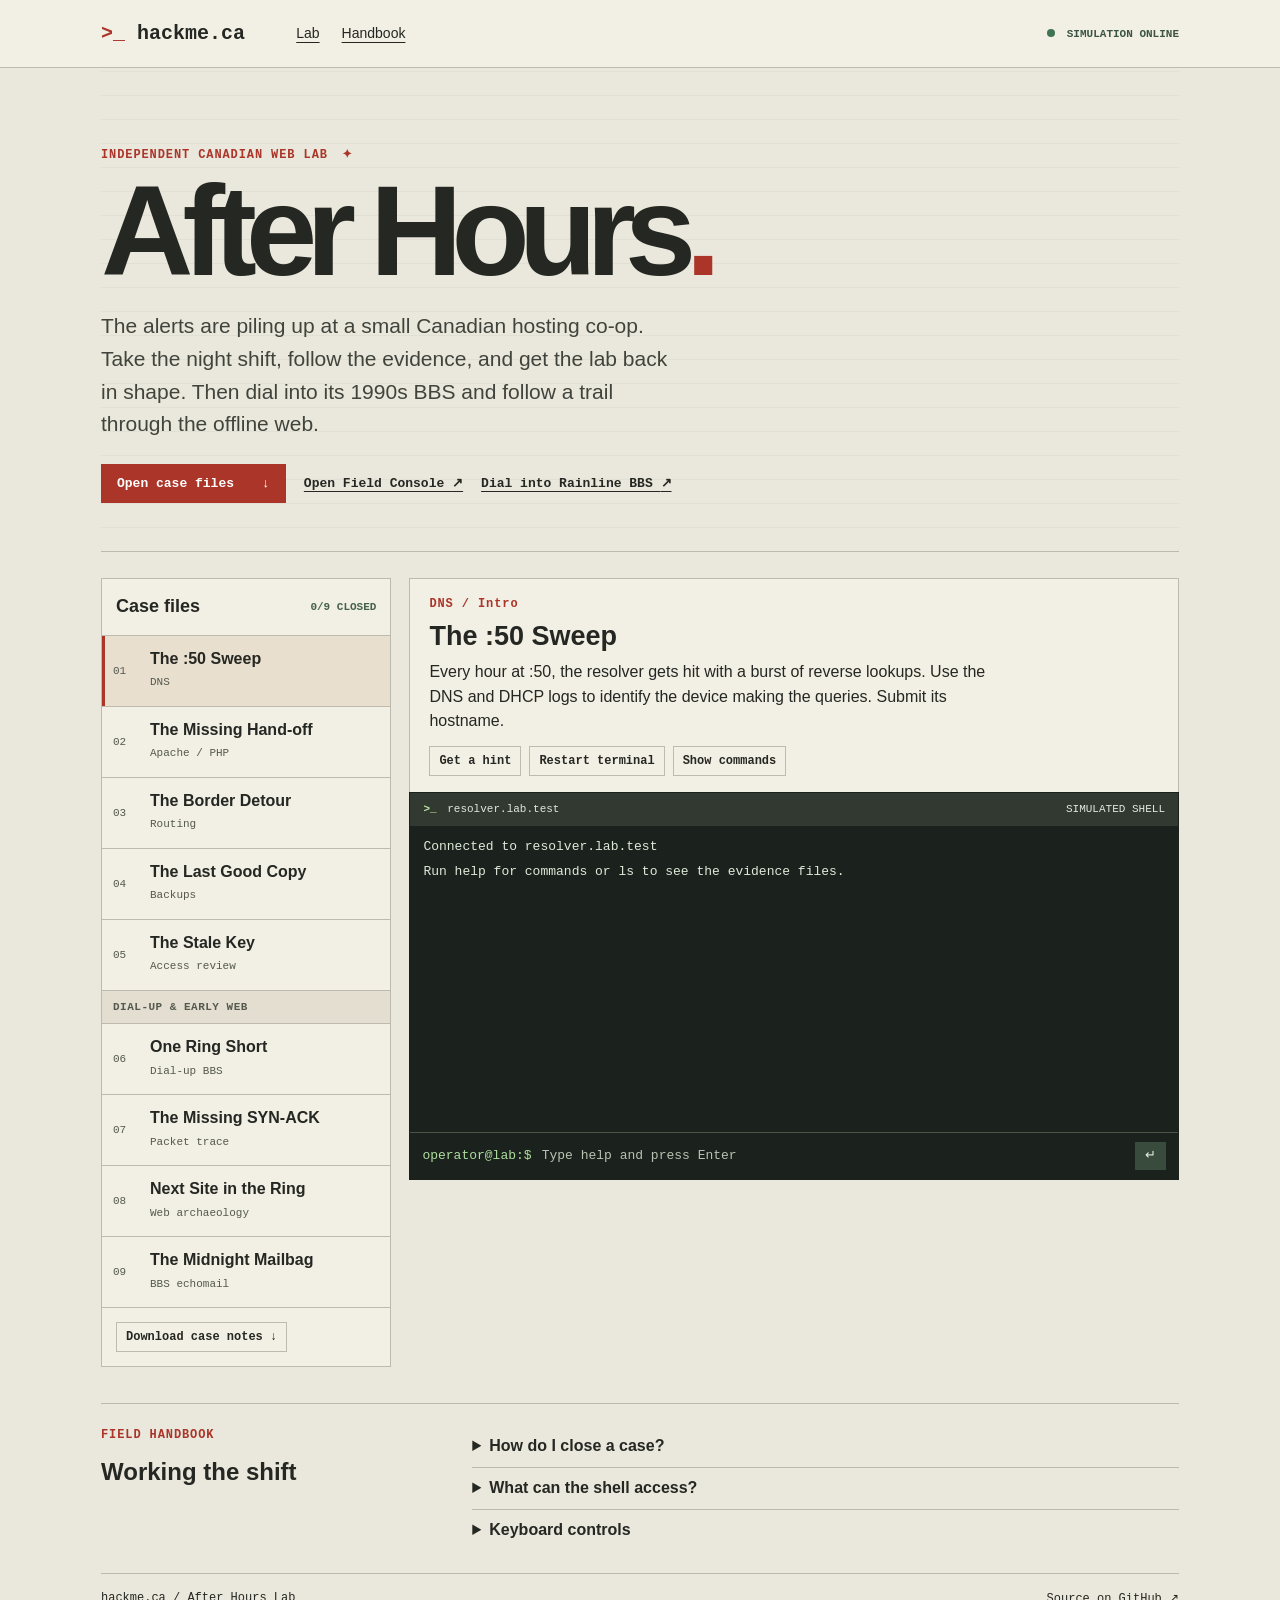
<file: index.html>
<!doctype html>
<html lang="en-CA">
<head>
<meta charset="utf-8">
<meta name="viewport" content="width=device-width,initial-scale=1">
<meta name="description" content="A browser-based Linux incident lab for curious sysadmins.">
<meta name="theme-color" content="#e9e6db">
<title>hackme.ca — After Hours Lab</title>
<link rel="stylesheet" href="style.css">
<script type="module" src="app.mjs"></script>
</head>
<body>
<header class="bar"><div class="wrap header"><a href="./" class="logo"><span>&gt;_</span> hackme.ca</a><nav aria-label="Page"><a href="#lab">Lab</a><a href="#handbook">Handbook</a></nav><span class="online"><i></i> SIMULATION ONLINE</span></div></header>
<main class="wrap">
<section class="intro">
<p class="eyebrow">INDEPENDENT CANADIAN WEB LAB <span aria-hidden="true">✦</span></p>
<h1>After Hours<span>.</span></h1>
<p class="lead">The alerts are piling up at a small Canadian hosting co-op. Take the night shift, follow the evidence, and get the lab back in shape. Then dial into its 1990s BBS and follow a trail through the offline web.</p>
<div class="intro-actions">
<a class="primary" href="#lab">Open case files <span aria-hidden="true">↓</span></a>
<a class="intro-secondary" href="console.html">Open Field Console <span aria-hidden="true">↗</span></a>
<a class="intro-secondary" href="rainline.html">Dial into Rainline BBS <span aria-hidden="true">↗</span></a>
</div>
</section>
<section id="lab" aria-label="Operations lab" class="lab">
<aside class="cases">
<div class="section-top"><h2>Case files</h2><span id="progress"></span></div>
<div id="cases"></div>
<h3 class="case-group">Dial-up &amp; early web</h3>
<div id="retro-cases"></div>
<div class="aside-foot"><button id="export" type="button">Download case notes ↓</button></div>
</aside>
<section class="work" aria-label="Current case">
<div class="brief">
<p id="metadata" class="eyebrow"></p>
<h2 id="title"></h2><p id="brief"></p>
<div class="actions"><button id="hint" type="button">Get a hint</button><button id="restart" type="button">Restart terminal</button><button id="commands" type="button">Show commands</button></div>
</div>
<div class="terminal">
<div class="terminal-head"><span><b aria-hidden="true">&gt;_</b> <span id="host"></span></span><span>SIMULATED SHELL</span></div>
<div id="output" class="output" role="log" aria-label="Terminal output" tabindex="0"></div>
<form id="shell" autocomplete="off"><label for="command">operator@lab:$</label><input id="command" name="command" maxlength="240" spellcheck="false" autocapitalize="off" placeholder="Type help and press Enter"><button type="submit" aria-label="Run command">↵</button></form>
</div>
</section>
</section>
<section id="handbook" class="handbook"><div><p class="eyebrow">FIELD HANDBOOK</p><h2>Working the shift</h2></div><div><details><summary>How do I close a case?</summary><p>Read the incident brief, run <code>help</code>, and inspect the virtual files with <code>ls</code> and <code>cat</code>. Use <code>submit &lt;answer&gt;</code> for the specific finding the brief asks for. Some cases also need a simulated fix before you can submit.</p></details><details><summary>What can the shell access?</summary><p>The shell runs inside this page. All hosts, logs, and files are fictional. Commands have no access to your computer’s shell, local files, or live networks. Completion records are saved in this browser when storage is available.</p></details><details><summary>Keyboard controls</summary><p>Press Enter to run a command. Use ↑ and ↓ in the input to recall commands from this terminal session. Type <code>hint</code> for a clue or <code>clear</code> to clear the output.</p></details></div></section>
</main>
<footer class="wrap footer"><span>hackme.ca / After Hours Lab</span><a href="https://github.com/jsdyer/hackme-ca">Source on GitHub ↗</a></footer>
<noscript><p class="wrap">Enable JavaScript to run the simulated terminal.</p></noscript>
</body>
</html>
</file>
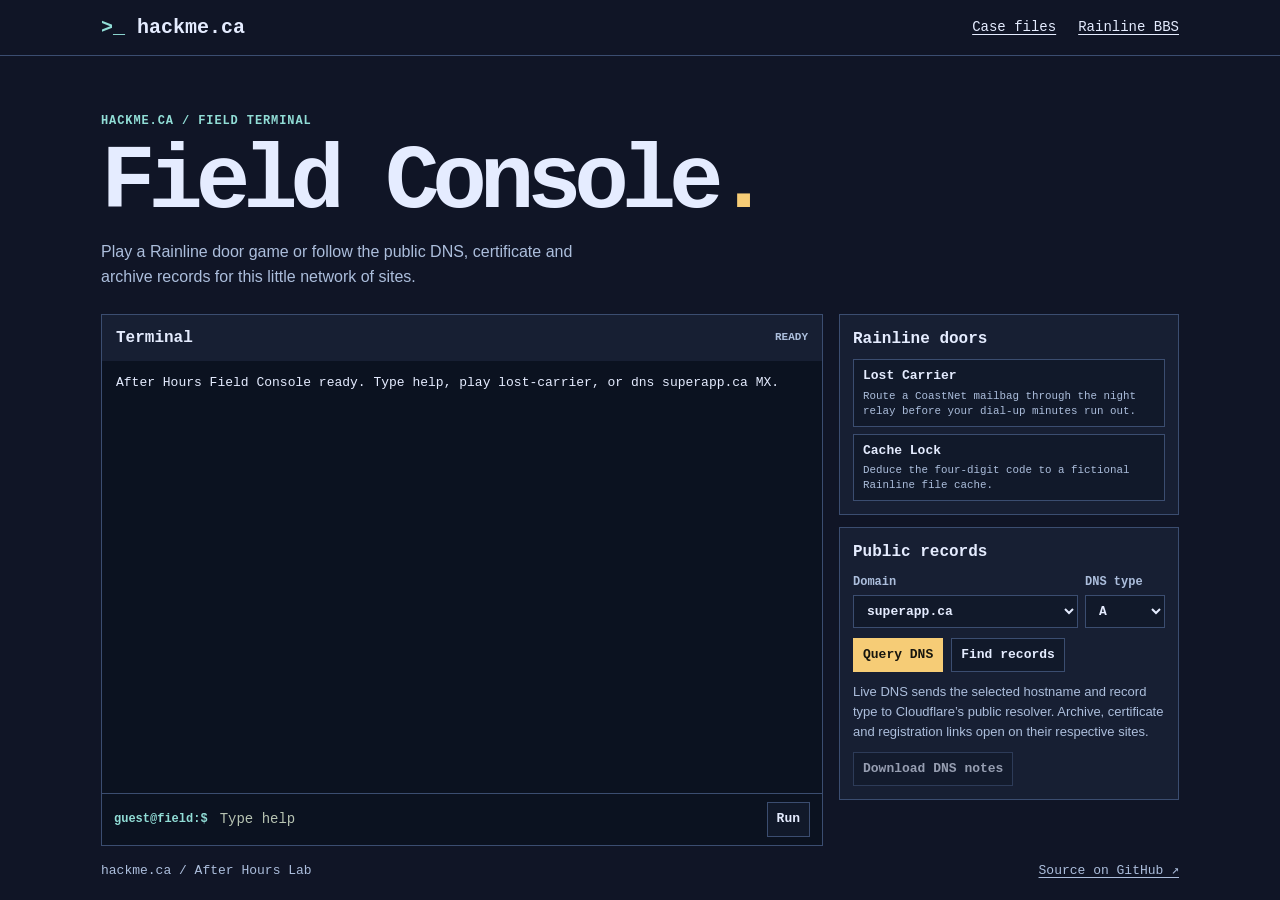
<file: console.html>
<!doctype html>
<html lang="en-CA">
<head>
<meta charset="utf-8">
<meta name="viewport" content="width=device-width, initial-scale=1">
<meta name="theme-color" content="#101526">
<meta name="description" content="Play Rainline terminal games and look up public records for the hackme.ca project network.">
<meta http-equiv="Content-Security-Policy" content="default-src 'self'; connect-src https://cloudflare-dns.com; object-src 'none'; base-uri 'none'; form-action 'none'">
<title>Field Console — hackme.ca</title>
<link rel="stylesheet" href="style.css">
<link rel="stylesheet" href="rainline.css">
<link rel="stylesheet" href="console.css">
<script type="module" src="console.mjs"></script>
</head>
<body class="rainline console-page">
<header class="bbs-bar"><div class="wrap bbs-header">
<a href="./" class="logo"><span>&gt;_</span> hackme.ca</a>
<nav aria-label="Project"><a href="./#lab">Case files</a><a href="rainline.html">Rainline BBS</a></nav>
</div></header>
<main class="wrap">
<section class="console-hero" aria-labelledby="console-title">
<p class="bbs-location">HACKME.CA / FIELD TERMINAL</p>
<h1 id="console-title">Field Console<span>.</span></h1>
<p>Play a Rainline door game or follow the public DNS, certificate and archive records for this little network of sites.</p>
</section>
<div class="console-grid">
<section class="console-terminal" aria-labelledby="terminal-title">
<div class="console-bar"><h2 id="terminal-title">Terminal</h2><span id="mode">READY</span></div>
<div id="console-output" class="console-output" role="log" aria-label="Console output" tabindex="0"></div>
<form id="console-form" autocomplete="off">
<label for="console-input"><span class="screen-reader">Terminal command</span><span aria-hidden="true">guest@field:$</span></label>
<input id="console-input" maxlength="240" spellcheck="false" autocapitalize="off" placeholder="Type help">
<button type="submit">Run</button>
</form>
</section>
<aside class="console-sidebar" aria-label="Console shortcuts">
<section class="console-panel" aria-labelledby="games-title">
<h2 id="games-title">Rainline doors</h2>
<div id="games-list" class="games-list"></div>
</section>
<section class="console-panel" aria-labelledby="records-title">
<h2 id="records-title">Public records</h2>
<form id="record-form">
<div class="record-fields">
<div><label for="record-target">Domain</label><select id="record-target"></select></div>
<div><label for="record-type">DNS type</label><select id="record-type"></select></div>
</div>
<div class="record-actions"><button id="dns-button" type="submit">Query DNS</button><button id="links-button" type="button">Find records</button></div>
</form>
<p class="source-note">Live DNS sends the selected hostname and record type to Cloudflare’s public resolver. Archive, certificate and registration links open on their respective sites.</p>
<button id="export-dns" class="export-dns" type="button" disabled>Download DNS notes</button>
</section>
</aside>
</div>
<section class="console-notice" id="isp-notice" hidden aria-labelledby="notice-title">
<p class="bbs-location">FICTIONAL ISP NOTICE / IWI-451</p>
<h2 id="notice-title">Interweb International</h2>
<p id="notice-copy"></p>
<div class="notice-actions">
<button id="appeal" type="button">File a courtesy appeal</button>
<a href="https://interweb.international/" target="_blank" rel="noopener noreferrer">Visit Interweb International ↗</a>
<a href="https://github.com/jsdyer/interweb-international" target="_blank" rel="noopener noreferrer">Interweb project source ↗</a>
</div>
</section>
<noscript><p>Enable JavaScript to use the console.</p></noscript>
</main>
<footer class="wrap bbs-footer"><span>hackme.ca / After Hours Lab</span><a href="https://github.com/jsdyer/hackme-ca">Source on GitHub ↗</a></footer>
</body>
</html>
</file>
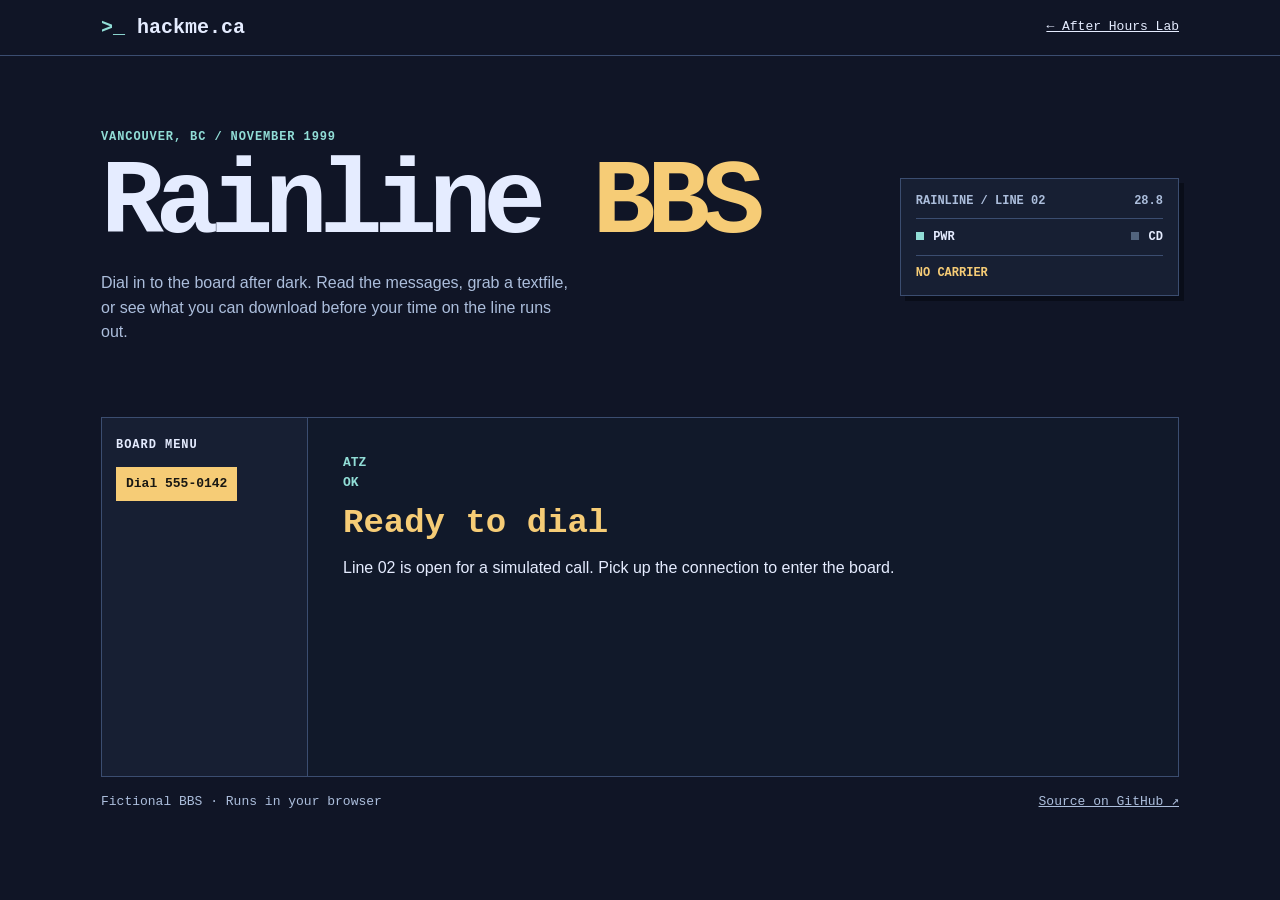
<file: rainline.html>
<!doctype html>
<html lang="en-CA">
<head>
<meta charset="utf-8">
<meta name="viewport" content="width=device-width, initial-scale=1">
<meta name="theme-color" content="#101526">
<meta name="description" content="Dial into a fictional Vancouver BBS circa 1999. Read messages, browse files and play a door game.">
<title>Rainline BBS — hackme.ca</title>
<link rel="stylesheet" href="style.css">
<link rel="stylesheet" href="rainline.css">
<script type="module" src="rainline.mjs"></script>
</head>
<body class="rainline">
<header class="bbs-bar"><div class="wrap bbs-header">
<a href="./" class="logo"><span>&gt;_</span> hackme.ca</a>
<a href="./#lab">← After Hours Lab</a>
</div></header>
<main class="wrap bbs-main">
<section class="bbs-hero" aria-labelledby="bbs-title">
<div>
<p class="bbs-location">VANCOUVER, BC / NOVEMBER 1999</p>
<h1 id="bbs-title">Rainline<span> BBS</span></h1>
<p>Dial in to the board after dark. Read the messages, grab a textfile, or see what you can download before your time on the line runs out.</p>
</div>
<div class="modem" aria-label="Modem status">
<div class="modem-top"><span>RAINLINE / LINE 02</span><span>28.8</span></div>
<div class="modem-lights" aria-hidden="true"><span><i></i> PWR</span><span><i></i> CD</span></div>
<div class="modem-line" id="line-status" role="status">NO CARRIER</div>
</div>
</section>

<section class="bbs-shell" aria-label="Rainline terminal">
<aside class="bbs-menu" aria-label="BBS areas">
<h2>Board menu</h2>
<button type="button" class="dial-button" id="dial">Dial 555-0142</button>
<nav id="board-menu" aria-label="Board menu" hidden>
<button type="button" data-view="welcome"><span aria-hidden="true">01</span> Welcome</button>
<button type="button" data-view="messages"><span aria-hidden="true">02</span> Messages</button>
<button type="button" data-view="files"><span aria-hidden="true">03</span> File area</button>
<button type="button" data-view="door"><span aria-hidden="true">04</span> Last Call</button>
</nav>
<button type="button" id="hangup" class="hangup" hidden>Hang up</button>
</aside>

<div class="bbs-screen">
<section id="offline">
<p class="prompt" aria-hidden="true">ATZ<br>OK</p>
<h2>Ready to dial</h2>
<p>Line 02 is open for a simulated call. Pick up the connection to enter the board.</p>
</section>

<section id="welcome" hidden>
<p class="prompt" aria-hidden="true">ATDT5550142<br>CONNECT 28800</p>
<h2 tabindex="-1">Welcome to Rainline</h2>
<p>You’re on line 02 as <strong>GUEST</strong>. Please keep the line clear for the midnight mail run.</p>
<p>The message board has a stuck mailbag, and the file area has a fresh issue of <cite>West Coast Web</cite>. If you’re here to play, try <button type="button" class="text-button" data-jump="door">Last Call</button> or open the <a href="console.html">Field Console</a> for keyboard-only doors.</p>
<a href="./?case=dialup#lab">Read the original modem incident ↗</a>
</section>

<section id="messages" hidden>
<h2 tabindex="-1">Public messages</h2>
<article class="bbs-post">
<p class="post-info">#0181 · 18 NOV 1999 · <b>sysop</b></p>
<h3>Midnight mail run</h3>
<p>Posts are showing up here, but the Linux echo hasn’t made it down the coast. I left the spool and poll logs in the lab. If you can work out where we should be calling, the next shift could use the help.</p>
<a href="./?case=relay#lab">Open The Midnight Mailbag ↗</a>
</article>
<article class="bbs-post">
<p class="post-info">#0180 · 17 NOV 1999 · <b>packetfox</b></p>
<h3>Re: getting PLIP to work</h3>
<p>Finally got the two Linux boxes talking over the parallel cable. Now I can move the HOWTOs without occupying the phone line. If anyone has a spare hub, I’ll trade it for a stack of floppies.</p>
</article>
<article class="bbs-post">
<p class="post-info">#0179 · 16 NOV 1999 · <b>nightowl</b></p>
<h3>Webring moved again</h3>
<p>The next-site link on the old page is dead. I’d try the guestbook before digging out last month’s bookmarks.</p>
<a href="./?case=webring#lab">Open Next Site in the Ring ↗</a>
</article>
</section>

<section id="files" hidden>
<h2 tabindex="-1">File area</h2>
<p>Textfiles from the Rainline archive. These downloads are plain text.</p>
<ul class="bbs-files">
<li><a download href="rainline-files/wcw11.txt">WCW11.TXT ↓</a><p>West Coast Web, issue 11. The text edition of the final issue.</p></li>
<li><a download href="rainline-files/callers.txt">CALLERS.TXT ↓</a><p>Sysop’s notes for first-time callers and midnight regulars.</p></li>
</ul>
</section>

<section id="door" hidden>
<p class="bbs-location">DOOR GAMES / FILE TRANSFER</p>
<h2 tabindex="-1">Last Call</h2>
<p>Get the whole file before the call ends. Each choice uses one call slot. Read the line forecast before you send. Finishing early earns bonus points, and failed checks cost points.</p>
<div class="door-setup">
<label for="profile">Connection</label>
<select id="profile"></select>
<button type="button" id="start-transfer">Start transfer</button>
</div>
<p id="profile-detail" class="dim"></p>
<div id="transfer" hidden>
<div class="transfer-readout">
<label for="transfer-meter">File transfer <span id="blocks"></span></label>
<progress id="transfer-meter" value="0" max="1"></progress>
</div>
<p class="turns" id="turns"></p>
<p id="forecast"></p>
<div id="transfer-actions" class="transfer-actions"></div>
</div>
<p id="transfer-result" role="status"></p>
<p class="dim" id="personal-best"></p>
</section>
</div>
</section>
<noscript><p>Enable JavaScript to dial into the simulated board.</p></noscript>
</main>
<footer class="wrap bbs-footer"><span>Fictional BBS · Runs in your browser</span><a href="https://github.com/jsdyer/hackme-ca">Source on GitHub ↗</a></footer>
</body>
</html>
</file>
<file: style.css>
:root{color-scheme:light;--paper:#eae7dc;--ink:#252722;--muted:#55594e;--line:#bdbbb0;--red:#aa3528;--term:#1b211c;--mono:"IBM Plex Mono","Courier New",monospace;--sans:"Instrument Sans","Trebuchet MS",sans-serif}
*{box-sizing:border-box}
body{margin:0;background:var(--paper);color:var(--ink);font:16px/1.55 var(--sans)}
.wrap{max-width:1170px;margin:auto;padding-inline:clamp(17px,4vw,46px)}
a{color:inherit}button,input{font:inherit}button,a,summary{cursor:pointer}
:focus-visible{outline:2px solid #b04832;outline-offset:4px}
.bar{border-bottom:1px solid var(--line);background:#f2efe5}
.header{min-height:67px;display:flex;align-items:center;gap:clamp(14px,4vw,56px)}
.logo{font:700 20px var(--mono);text-decoration:none;white-space:nowrap}
.logo span{color:var(--red)}
nav{display:flex;gap:22px;font-size:14px}nav a,.footer a{text-underline-offset:4px}
.online{margin-left:auto;font:700 11px var(--mono);white-space:nowrap;color:#3c5444}
.online i{display:inline-block;width:8px;height:8px;border-radius:50%;background:#407352;margin-right:5px}
.intro{padding:clamp(35px,7vw,78px) 0 48px;border-bottom:1px solid var(--line);background:repeating-linear-gradient(0deg,transparent 0 23px,#5054490d 23px 24px)}
.eyebrow{font:700 12px/1.5 var(--mono);letter-spacing:.075em;color:var(--red);margin:0 0 9px}
.eyebrow span{margin-left:6px}
h1,h2,p{margin-top:0}h1{font-size:clamp(58px,11vw,128px);line-height:.91;letter-spacing:-.085em;margin-bottom:21px}
h1 span{color:var(--red)}
.lead{font-size:clamp(16px,2.2vw,21px);max-width:570px;margin-bottom:23px;color:#41443c}
.primary{background:var(--red);color:white;text-decoration:none;display:inline-flex;align-items:center;gap:28px;padding:10px 16px;font:700 13px/1.5 var(--mono)}
.lab{display:grid;grid-template-columns:minmax(230px,1fr) minmax(0,2.65fr);gap:18px;margin-top:26px;scroll-margin-top:16px}
.cases,.brief{border:1px solid var(--line);background:#f2efe5}.cases{align-self:start}
.section-top,.aside-foot{padding:14px;display:flex;align-items:center;justify-content:space-between;gap:8px}
.section-top h2{font-size:18px;margin:0}.section-top span{font:700 11px var(--mono);color:#43614b}
.case{display:grid;grid-template-columns:30px 1fr auto;text-align:left;align-items:center;gap:7px;border:0;border-top:1px solid var(--line);width:100%;padding:13px 11px;background:transparent;color:var(--ink)}
.case[aria-pressed=true]{background:#e8dfcf;box-shadow:inset 3px 0 var(--red)}
.case:hover{background:#e8dfcf}.case strong{display:block;line-height:1.2}.case small,.case .number{font:11px var(--mono);color:var(--muted)}.case .done{font-weight:bold;color:#385a42}
.aside-foot{border-top:1px solid var(--line)}
.actions{display:flex;flex-wrap:wrap;gap:8px}.actions button,.aside-foot button{background:transparent;border:1px solid var(--line);color:var(--ink);padding:5px 9px;font:700 12px/1.5 var(--mono)}
.actions button:hover,.aside-foot button:hover{background:#e8dfcf}
.brief{padding:16px 19px;border-bottom:0}.brief h2{font-size:27px;line-height:1.1;margin-bottom:8px}.brief p:not(.eyebrow){max-width:65ch;margin-bottom:12px}
.terminal{background:var(--term);color:#deead9;font:13px/1.55 var(--mono);border:1px solid var(--term)}
.terminal-head{display:flex;justify-content:space-between;align-items:center;gap:8px;background:#313930;padding:8px 13px;color:#e2e9de;font-size:11px}
.terminal-head b{color:#bde4a6;margin-right:4px}
.output{height:clamp(210px,34vh,345px);overflow:auto;padding:11px 13px;overflow-wrap:anywhere}
.output div{white-space:pre-wrap;margin:0 0 5px}.output .entered{color:#aede9f}.output .warn{color:#ffc28e}.output .success{color:#aede9f;font-weight:bold}
form{display:flex;align-items:center;gap:8px;border-top:1px solid #485547;padding:7px 12px}
form label{color:#aede9f;white-space:nowrap}
form input{min-width:0;flex:1;background:transparent;border:0;color:white;padding:6px 2px}
form input::placeholder{color:#b7c3b2}form input:focus-visible{outline:1px solid #aede9f;outline-offset:0}form button{color:#e7f1e4;background:#394b3c;border:0;padding:4px 10px}
.handbook{display:grid;grid-template-columns:1fr 2fr;gap:18px;border-block:1px solid var(--line);margin:36px 0 0;padding:22px 0}.handbook h2{margin:0}details{border-bottom:1px solid var(--line);padding:8px 0}details:last-child{border:0}details p{margin:8px 0 0;color:#42483f}summary{font-weight:bold}
.footer{display:flex;justify-content:space-between;gap:12px;padding-block:17px;font:12px var(--mono)}
@media(max-width:720px){.lab,.handbook{grid-template-columns:1fr}.header nav{margin-left:auto}.online{display:none}.case{padding-block:10px}.intro{padding-bottom:30px}}
@media(max-width:360px){nav{gap:9px}.logo{font-size:16px}.footer{flex-wrap:wrap}}

.case-group {
  margin: 0;
  padding: 8px 11px;
  border-top: 1px solid var(--line);
  background: #e3ded0;
  color: var(--muted);
  font: 700 11px/1.5 var(--mono);
  text-transform: uppercase;
  letter-spacing: .045em;
}

.intro-actions { display: flex; flex-wrap: wrap; align-items: center; gap: 12px 18px; }
.intro-secondary { color: var(--ink); font: 700 13px/1.5 var(--mono); text-underline-offset: 4px; }
.intro-secondary:hover { color: var(--red); }
</file>
<file: rainline.css>
.rainline {
  color-scheme: dark;
  --bbs-bg: #101526;
  --bbs-panel: #171f33;
  --bbs-deep: #11192a;
  --bbs-line: #3b4d70;
  --bbs-ink: #e5ecff;
  --bbs-dim: #acbedc;
  --bbs-amber: #f6cc76;
  --bbs-cyan: #91ddd6;
  background: var(--bbs-bg);
  color: var(--bbs-ink);
}
.rainline [hidden] { display: none !important; }
.rainline :focus-visible { outline: 2px solid var(--bbs-cyan); outline-offset: 3px; }
.bbs-bar { border-bottom: 1px solid var(--bbs-line); }
.bbs-header, .bbs-footer {
  display: flex;
  flex-wrap: wrap;
  justify-content: space-between;
  align-items: center;
  gap: 12px;
  padding-block: 16px;
  font: 13px/1.4 var(--mono);
}
.bbs-header .logo span, .bbs-location { color: var(--bbs-cyan); }
.bbs-hero {
  display: grid;
  grid-template-columns: minmax(0, 1fr) minmax(200px, .38fr);
  align-items: center;
  gap: clamp(20px, 5vw, 64px);
  padding-block: clamp(28px, 6vw, 72px);
}
.bbs-hero h1 {
  font: 700 clamp(48px, 8.6vw, 105px)/.95 var(--mono);
  letter-spacing: -.08em;
  margin-bottom: 16px;
}
.bbs-hero h1 span { color: var(--bbs-amber); }
.bbs-hero p:not(.bbs-location) { max-width: 53ch; margin: 0; color: var(--bbs-dim); }
.bbs-location { font: 700 12px/1.5 var(--mono); letter-spacing: .075em; margin-bottom: 9px; }
.modem {
  border: 1px solid var(--bbs-line);
  box-shadow: 5px 5px 0 #090d19;
  background: var(--bbs-panel);
  padding: 13px 15px;
  font: 700 12px/1.5 var(--mono);
}
.modem-top, .modem-lights { display: flex; justify-content: space-between; gap: 12px; }
.modem-top { color: var(--bbs-dim); }
.modem-lights { border-block: 1px solid var(--bbs-line); margin-block: 8px; padding-block: 9px; }
.modem-lights i { display: inline-block; width: .65em; height: .65em; background: #52647e; margin-right: .2em; }
.modem-lights span:first-child i, .modem[data-connected] .modem-lights span:last-child i { background: var(--bbs-cyan); }
.modem-line { color: var(--bbs-amber); }
.bbs-shell {
  display: grid;
  grid-template-columns: 206px minmax(0, 1fr);
  border: 1px solid var(--bbs-line);
  min-height: 360px;
}
.bbs-menu { padding: 18px 14px; background: var(--bbs-panel); border-right: 1px solid var(--bbs-line); }
.bbs-menu h2 {
  font: 700 12px/1.5 var(--mono);
  text-transform: uppercase;
  letter-spacing: .08em;
  margin-bottom: 13px;
}
.bbs-menu nav { display: grid; gap: 5px; }
.bbs-shell button, .bbs-shell select {
  color: var(--bbs-ink);
  border: 1px solid var(--bbs-line);
  background: var(--bbs-deep);
  padding: 7px 9px;
  font: 700 13px/1.4 var(--mono);
}
.bbs-menu button { text-align: left; }
.bbs-menu nav button span { color: var(--bbs-dim); margin-right: 3px; }
.bbs-menu nav button[aria-current="true"] { border-color: var(--bbs-cyan); color: var(--bbs-cyan); }
.bbs-shell button:hover { border-color: var(--bbs-cyan); }
.bbs-shell .dial-button, .bbs-shell #start-transfer { background: var(--bbs-amber); color: #191813; border-color: var(--bbs-amber); }
.bbs-shell .hangup { margin-top: 16px; }
.bbs-screen { background: var(--bbs-deep); padding: clamp(18px, 4vw, 35px); overflow-wrap: anywhere; }
.bbs-screen h2 { color: var(--bbs-amber); font: 700 clamp(23px, 4vw, 34px)/1.1 var(--mono); margin-bottom: 13px; }
.bbs-screen h3 { font: 700 16px/1.4 var(--mono); margin: 0 0 6px; }
.bbs-screen p { max-width: 66ch; margin-bottom: 13px; }
.bbs-screen a, .bbs-screen .text-button { color: var(--bbs-cyan); text-underline-offset: 4px; }
.bbs-screen .text-button { padding: 0; border: 0; font: inherit; text-decoration: underline; }
.bbs-screen .prompt { font: 700 13px/1.5 var(--mono); color: var(--bbs-cyan); }
.bbs-post, .bbs-files li { border-top: 1px solid var(--bbs-line); padding: 12px 0; }
.bbs-post p.post-info, .bbs-screen .dim { color: var(--bbs-dim); font: 13px/1.5 var(--mono); }
.bbs-files { padding: 0; margin: 0; list-style: none; }
.bbs-files a { font-family: var(--mono); }
.bbs-files p { margin: 4px 0 0; }
.door-setup { display: flex; align-items: center; flex-wrap: wrap; gap: 9px; margin-bottom: 8px; }
.door-setup label { font: 700 13px/1.4 var(--mono); }
.transfer-readout { display: grid; gap: 5px; max-width: 36rem; font: 700 13px/1.5 var(--mono); }
.transfer-readout label { display: flex; justify-content: space-between; gap: 6px; }
.transfer-readout progress { width: 100%; height: 13px; accent-color: var(--bbs-cyan); }
.bbs-screen .turns { color: var(--bbs-amber); font: 700 13px/1.5 var(--mono); margin: 10px 0; }
.transfer-actions { display: grid; grid-template-columns: repeat(auto-fit, minmax(min(100%, 160px), 1fr)); gap: 7px; }
.transfer-actions button { text-align: left; min-height: 48px; }
.transfer-actions small { display: block; color: var(--bbs-dim); font-weight: 400; margin-top: 3px; }
.bbs-screen #transfer-result { color: var(--bbs-cyan); margin: 12px 0; }
.bbs-footer { color: var(--bbs-dim); }
@media (max-width: 690px) {
  .bbs-hero, .bbs-shell { grid-template-columns: 1fr; }
  .bbs-hero .modem { max-width: 340px; }
  .bbs-menu { border-right: 0; border-bottom: 1px solid var(--bbs-line); }
  .bbs-menu nav { grid-template-columns: repeat(2, minmax(0, 1fr)); }
}
</file>
<file: console.css>
.console-hero { padding-block: clamp(26px, 5vw, 56px) 24px; }
.console-hero h1 {
  font: 700 clamp(38px, 8vw, 91px)/.96 var(--mono);
  letter-spacing: -.08em;
  margin-bottom: 14px;
}
.console-hero h1 span { color: var(--bbs-amber); }
.console-hero p:last-child { max-width: 58ch; color: var(--bbs-dim); margin-bottom: 0; }
.console-page .bbs-header nav { flex-wrap: wrap; }
.console-grid { display: grid; grid-template-columns: minmax(0, 1fr) minmax(260px, 340px); gap: 16px; }
.console-terminal { align-self: start; border: 1px solid var(--bbs-line); background: #0b1220; }
.console-bar {
  display: flex;
  justify-content: space-between;
  align-items: center;
  gap: 8px;
  padding: 12px 14px;
  background: var(--bbs-panel);
  color: var(--bbs-dim);
  font: 700 11px/1.4 var(--mono);
}
.console-bar h2, .console-panel h2 { color: var(--bbs-ink); margin: 0; font: 700 16px/1.4 var(--mono); }
.console-output {
  height: clamp(300px, 48vh, 530px);
  overflow: auto;
  padding: 12px 14px;
  font: 13px/1.55 var(--mono);
}
.console-output > div { white-space: pre-wrap; overflow-wrap: anywhere; margin-bottom: 8px; }
.console-output .entered { color: var(--bbs-cyan); }
.console-output .warning { color: var(--bbs-amber); }
.console-output ul { margin: 4px 0 10px; padding-left: 22px; }
.console-output li { margin-bottom: 3px; }
.console-page a { text-underline-offset: 3px; }
.console-output a, .console-notice a { color: var(--bbs-cyan); }
.console-page form { border: 0; padding: 0; display: block; }
.console-page #console-form { display: flex; padding: 8px 12px; border-top: 1px solid var(--bbs-line); }
.console-page #console-form label { color: var(--bbs-cyan); font: 700 12px/1.4 var(--mono); }
.console-page #console-input { font: 14px/1.45 var(--mono); padding: 6px 4px; }
.console-page button, .console-page select {
  color: var(--bbs-ink);
  background: var(--bbs-deep);
  border: 1px solid var(--bbs-line);
  padding: 7px 9px;
  font: 700 13px/1.4 var(--mono);
}
.console-page button:hover:not(:disabled) { border-color: var(--bbs-cyan); }
.console-page button:disabled { opacity: .62; cursor: default; }
.console-page #dns-button { background: var(--bbs-amber); color: #17160e; border-color: var(--bbs-amber); }
.console-sidebar { display: grid; gap: 12px; align-content: start; }
.console-panel { padding: 13px; border: 1px solid var(--bbs-line); background: var(--bbs-panel); }
.games-list { display: grid; gap: 7px; margin-top: 9px; }
.games-list button { text-align: left; }
.games-list small { display: block; font-weight: 400; color: var(--bbs-dim); margin-top: 3px; }
.record-fields { display: grid; grid-template-columns: minmax(0, 1fr) auto; gap: 7px; margin-block: 10px; }
.record-fields select { width: 100%; }
.record-fields label { display: block; margin-bottom: 4px; font: 700 12px/1.4 var(--mono); color: var(--bbs-dim); }
.record-actions, .notice-actions { display: flex; flex-wrap: wrap; align-items: center; gap: 8px; }
.source-note { color: var(--bbs-dim); font-size: 13px; margin: 10px 0; }
.console-notice { margin-top: 16px; border: 1px solid var(--bbs-amber); padding: 15px; background: var(--bbs-panel); }
.console-notice h2 { margin-bottom: 5px; font: 700 20px/1.3 var(--mono); color: var(--bbs-amber); }
.console-notice p:not(.bbs-location) { margin-bottom: 9px; }
.console-notice .notice-actions { font: 13px/1.4 var(--mono); }
.screen-reader { position: absolute; width: 1px; height: 1px; overflow: hidden; clip-path: inset(50%); white-space: nowrap; }
@media (max-width: 770px) {
  .console-grid { grid-template-columns: 1fr; }
  .console-output { height: 330px; }
}
</file>
